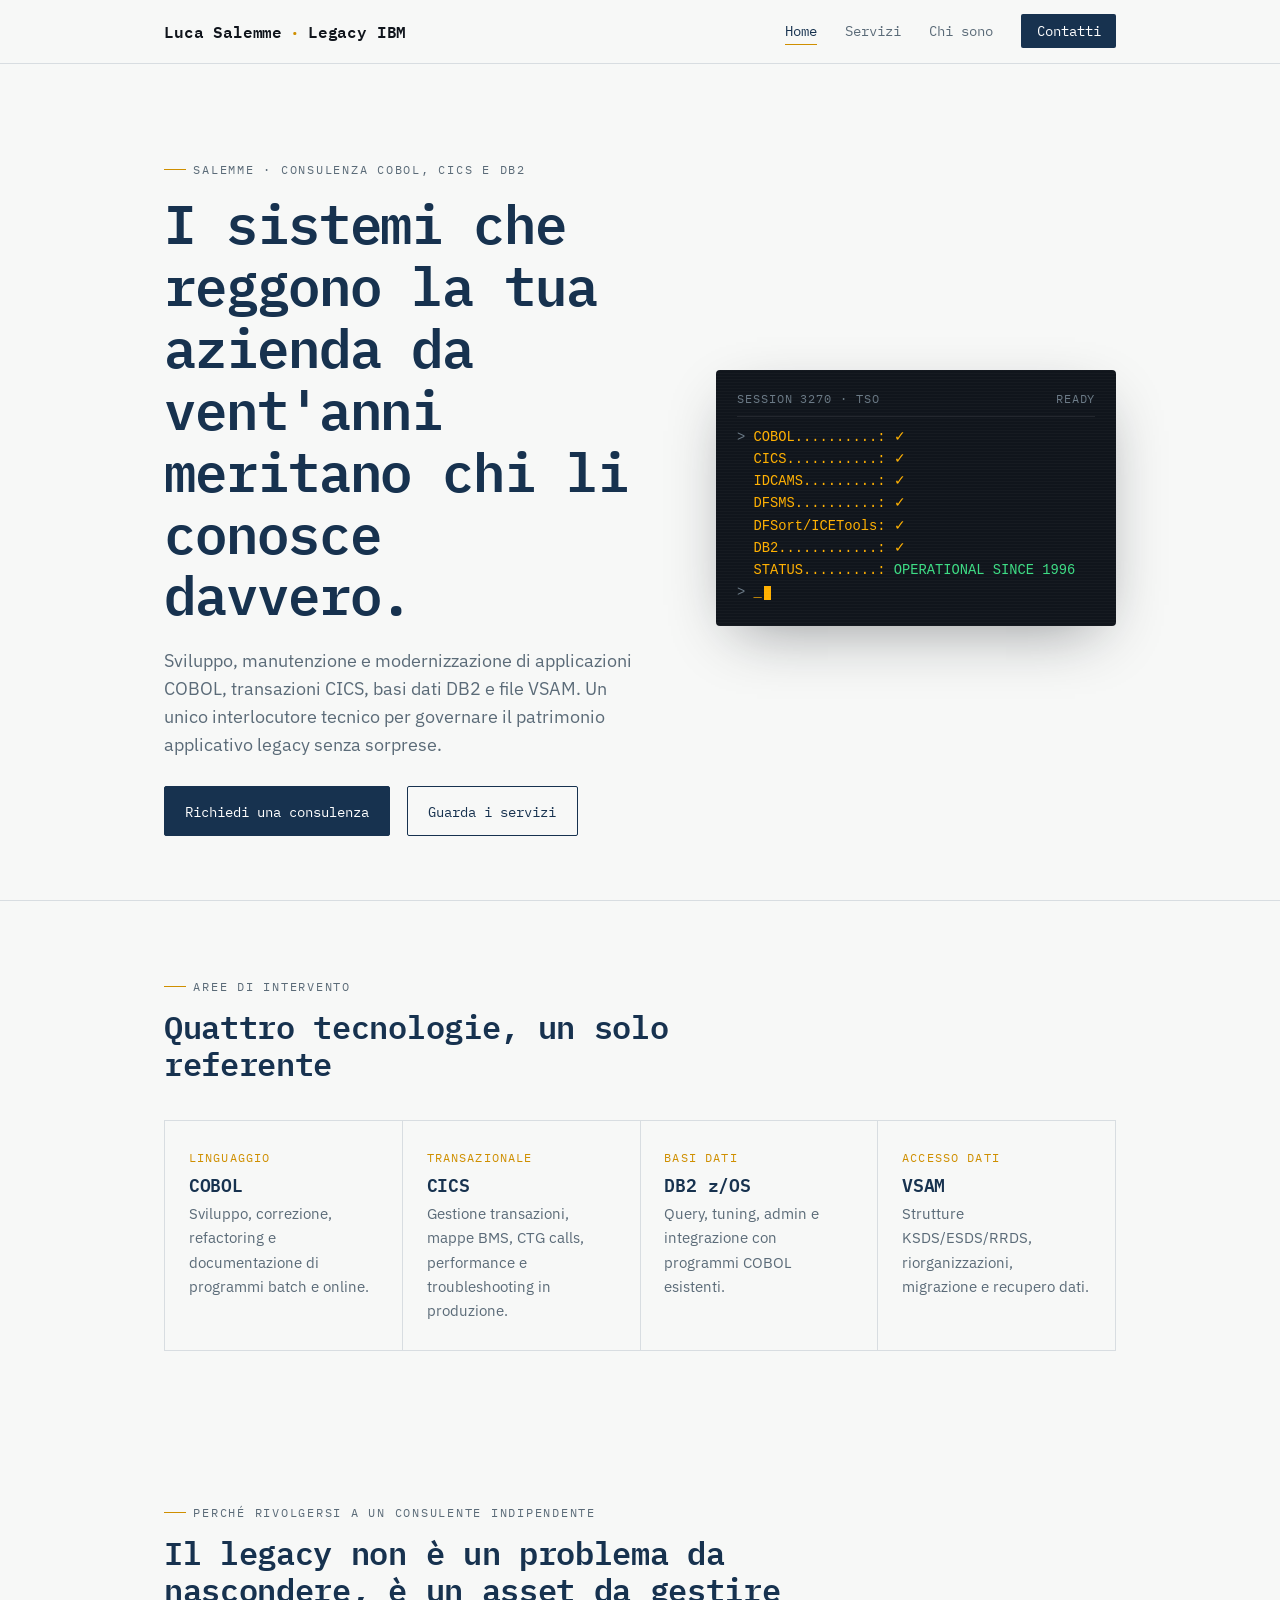
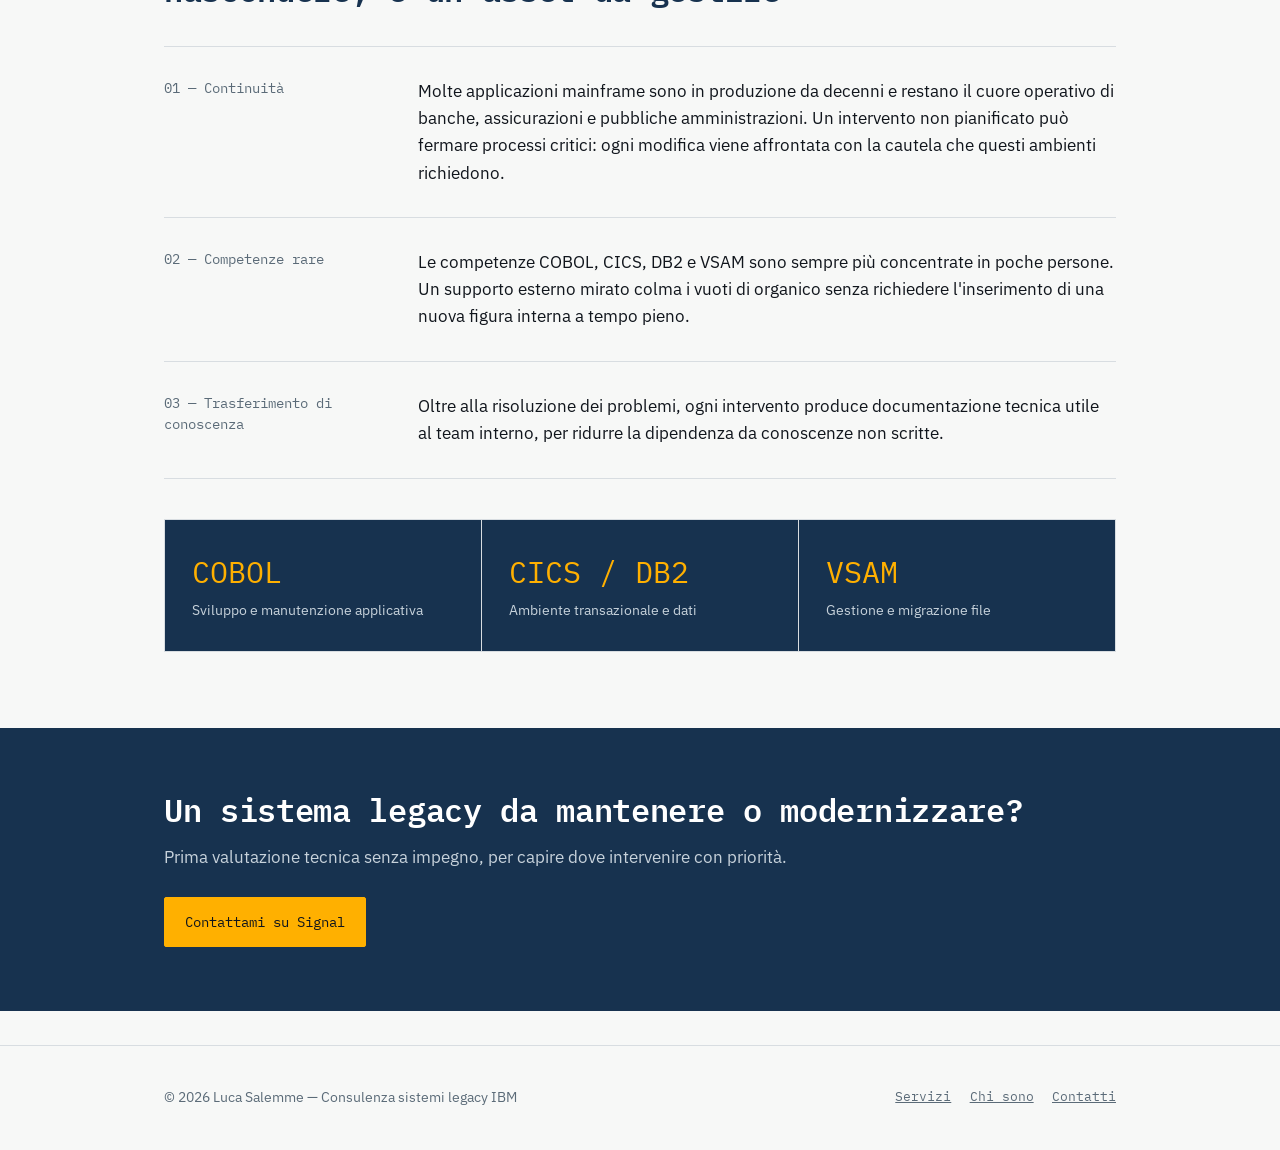
<file: index.html>
<!doctype html>
<html lang="it">
<head>
<meta charset="UTF-8">
<meta name="viewport" content="width=device-width, initial-scale=1">
<title>Consulenza COBOL, CICS, DB2, VSAM | Luca Salemme — Sistemi Legacy IBM</title>
<meta name="description" content="Consulenza specializzata su sistemi mainframe IBM: sviluppo e manutenzione COBOL, transazioni CICS, basi dati DB2 z/OS, gestione file VSAM. Supporto per aziende con applicazioni legacy critiche.">
<meta name="keywords" content="Salemme, COBOL, CICS, DB2, Luca Salemme, consulenza COBOL, programmatore COBOL, assistenza CICS, consulente DB2 z/OS, gestione VSAM, mainframe IBM, modernizzazione legacy, z/OS">
<meta name="robots" content="index, follow">
<link rel="canonical" href="https://tuodominio.it/">
<meta name="author" content="Luca Salemme">

<!-- Open Graph -->
<meta property="og:type" content="website">
<meta property="og:site_name" content="Luca Salemme — Consulenza Legacy IBM">
<meta property="og:title" content="Salemme | Consulenza COBOL, CICS e DB2 — Sistemi Legacy IBM">
<meta property="og:description" content="Luca Salemme: sviluppo, manutenzione e modernizzazione di applicazioni mainframe IBM in COBOL, CICS e DB2.">
<meta property="og:url" content="https://tuodominio.it/">
<meta property="og:locale" content="it_IT">

<!-- Twitter -->
<meta name="twitter:card" content="summary">
<meta name="twitter:title" content="Salemme | Consulenza COBOL, CICS e DB2">
<meta name="twitter:description" content="Luca Salemme, consulente specializzato in COBOL, CICS e DB2 su sistemi mainframe IBM.">

<link rel="preconnect" href="https://fonts.googleapis.com">
<link rel="preconnect" href="https://fonts.gstatic.com" crossorigin>
<link href="https://fonts.googleapis.com/css2?family=IBM+Plex+Mono:wght@400;500;600&family=IBM+Plex+Sans:wght@400;500;600&display=swap" rel="stylesheet">
<link rel="stylesheet" href="css/style.css">
<link rel="icon" href="data:image/svg+xml,%3Csvg xmlns='http://www.w3.org/2000/svg' viewBox='0 0 32 32'%3E%3Crect width='32' height='32' rx='4' fill='%2317324f'/%3E%3Ctext x='16' y='22' font-family='monospace' font-size='16' fill='%23ffb000' text-anchor='middle'%3ELS%3C/text%3E%3C/svg%3E">

<script type="application/ld+json">
{
  "@context": "https://schema.org",
  "@type": "ProfessionalService",
  "name": "Luca Salemme — Consulenza Legacy IBM",
  "description": "Consulenza specializzata in sistemi mainframe IBM: COBOL, CICS, DB2, VSAM.",
  "url": "https://tuodominio.it/",
  "areaServed": "IT",
  "founder": {
    "@type": "Person",
    "name": "Luca Salemme",
	"givenName": "Luca",
    "familyName": "Salemme",
    "alternateName": "Salemme",
    "jobTitle": "Consulente sistemi legacy IBM"
  },
  "knowsAbout": ["COBOL", "CICS", "DB2", "VSAM", "z/OS", "Mainframe IBM", "Modernizzazione legacy"]
}
</script>
</head>
<body>
<a class="skip-link" href="#main">Vai al contenuto</a>

<header class="site-header">
  <div class="nav">
    <a class="brand" href="index.html">Luca Salemme <span class="dot">·</span> Legacy IBM</a>
    <button class="nav-toggle" aria-expanded="false" aria-label="Apri il menu">Menu</button>
    <ul class="nav-links">
      <li><a href="index.html" aria-current="page">Home</a></li>
      <li><a href="servizi.html">Servizi</a></li>
      <li><a href="chi-sono.html">Chi sono</a></li>
      <li><a href="contatti.html" class="nav-cta">Contatti</a></li>
    </ul>
  </div>
</header>

<main id="main">

  <section class="hero">
    <div class="container hero-grid">
      <div>
        <p class="eyebrow">Salemme · Consulenza COBOL, CICS e DB2</p>
        <h1>I sistemi che reggono la tua azienda da vent'anni meritano chi li conosce davvero.</h1>
        <p class="lede">Sviluppo, manutenzione e modernizzazione di applicazioni COBOL, transazioni CICS, basi dati DB2 e file VSAM. Un unico interlocutore tecnico per governare il patrimonio applicativo legacy senza sorprese.</p>
        <div class="hero-actions">
          <a class="btn btn-primary" href="contatti.html">Richiedi una consulenza</a>
          <a class="btn btn-ghost" href="servizi.html">Guarda i servizi</a>
        </div>
      </div>

      <div class="terminal" role="img" aria-label="Schermata terminale che simula un'analisi di un programma COBOL in produzione">
        <div class="terminal-bar"><span>SESSION 3270 · TSO</span><span>READY</span></div>
        <pre><span class="dim">></span> COBOL..........: ✓
  CICS...........: ✓
  IDCAMS.........: ✓
  DFSMS..........: ✓
  DFSort/ICETools: ✓
  DB2............: ✓
  STATUS.........: <span class="ok">OPERATIONAL SINCE 1996</span>
<span class="dim">></span> _<span class="cursor"></span></pre>
      </div>
    </div>
  </section>

  <hr class="section-divider">

  <section>
    <div class="container">
      <div class="section-head">
        <p class="eyebrow">Aree di intervento</p>
        <h2>Quattro tecnologie, un solo referente</h2>
      </div>
      <div class="grid-4">
        <div class="tech-card">
          <span class="tag">Linguaggio</span>
          <h3>COBOL</h3>
          <p>Sviluppo, correzione, refactoring e documentazione di programmi batch e online.</p>
        </div>
        <div class="tech-card">
          <span class="tag">Transazionale</span>
          <h3>CICS</h3>
          <p>Gestione transazioni, mappe BMS, CTG calls, performance e troubleshooting in produzione.</p>
        </div>
        <div class="tech-card">
          <span class="tag">Basi dati</span>
          <h3>DB2 z/OS</h3>
          <p>Query, tuning, admin e integrazione con programmi COBOL esistenti.</p>
        </div>
        <div class="tech-card">
          <span class="tag">Accesso dati</span>
          <h3>VSAM</h3>
          <p>Strutture KSDS/ESDS/RRDS, riorganizzazioni, migrazione e recupero dati.</p>
        </div>
      </div>
    </div>
  </section>

  <section>
    <div class="container">
      <div class="section-head">
        <p class="eyebrow">Perché rivolgersi a un consulente indipendente</p>
        <h2>Il legacy non è un problema da nascondere, è un asset da gestire</h2>
      </div>
      <div class="rows">
        <div class="row">
          <div class="label">01 — Continuità</div>
          <div class="content">
            <p>Molte applicazioni mainframe sono in produzione da decenni e restano il cuore operativo di banche, assicurazioni e pubbliche amministrazioni. Un intervento non pianificato può fermare processi critici: ogni modifica viene affrontata con la cautela che questi ambienti richiedono.</p>
          </div>
        </div>
        <div class="row">
          <div class="label">02 — Competenze rare</div>
          <div class="content">
            <p>Le competenze COBOL, CICS, DB2 e VSAM sono sempre più concentrate in poche persone. Un supporto esterno mirato colma i vuoti di organico senza richiedere l'inserimento di una nuova figura interna a tempo pieno.</p>
          </div>
        </div>
        <div class="row">
          <div class="label">03 — Trasferimento di conoscenza</div>
          <div class="content">
            <p>Oltre alla risoluzione dei problemi, ogni intervento produce documentazione tecnica utile al team interno, per ridurre la dipendenza da conoscenze non scritte.</p>
          </div>
        </div>
      </div>

      <div class="stat-strip">
        <div class="stat"><span class="num">COBOL</span><span class="lbl">Sviluppo e manutenzione applicativa</span></div>
        <div class="stat"><span class="num">CICS / DB2</span><span class="lbl">Ambiente transazionale e dati</span></div>
        <div class="stat"><span class="num">VSAM</span><span class="lbl">Gestione e migrazione file</span></div>
      </div>
    </div>
  </section>

  <section class="band">
    <div class="container" style="display:flex; justify-content:space-between; align-items:center; flex-wrap:wrap; gap:1.5em;">
      <div>
        <h2>Un sistema legacy da mantenere o modernizzare?</h2>
        <p style="margin-bottom:0;">Prima valutazione tecnica senza impegno, per capire dove intervenire con priorità.</p>
      </div>
      <a class="btn btn-primary" href="contatti.html">Contattami su Signal</a>
    </div>
  </section>

</main>

<footer class="site-footer">
  <div class="container footer-grid">
    <span>© <span id="year"></span> Luca Salemme — Consulenza sistemi legacy IBM</span>
    <nav>
      <a href="servizi.html">Servizi</a>
      <a href="chi-sono.html">Chi sono</a>
      <a href="contatti.html">Contatti</a>
    </nav>
  </div>
</footer>

<script>document.getElementById('year').textContent = new Date().getFullYear();</script>
<script src="js/main.js"></script>
</body>
</html>
</file>
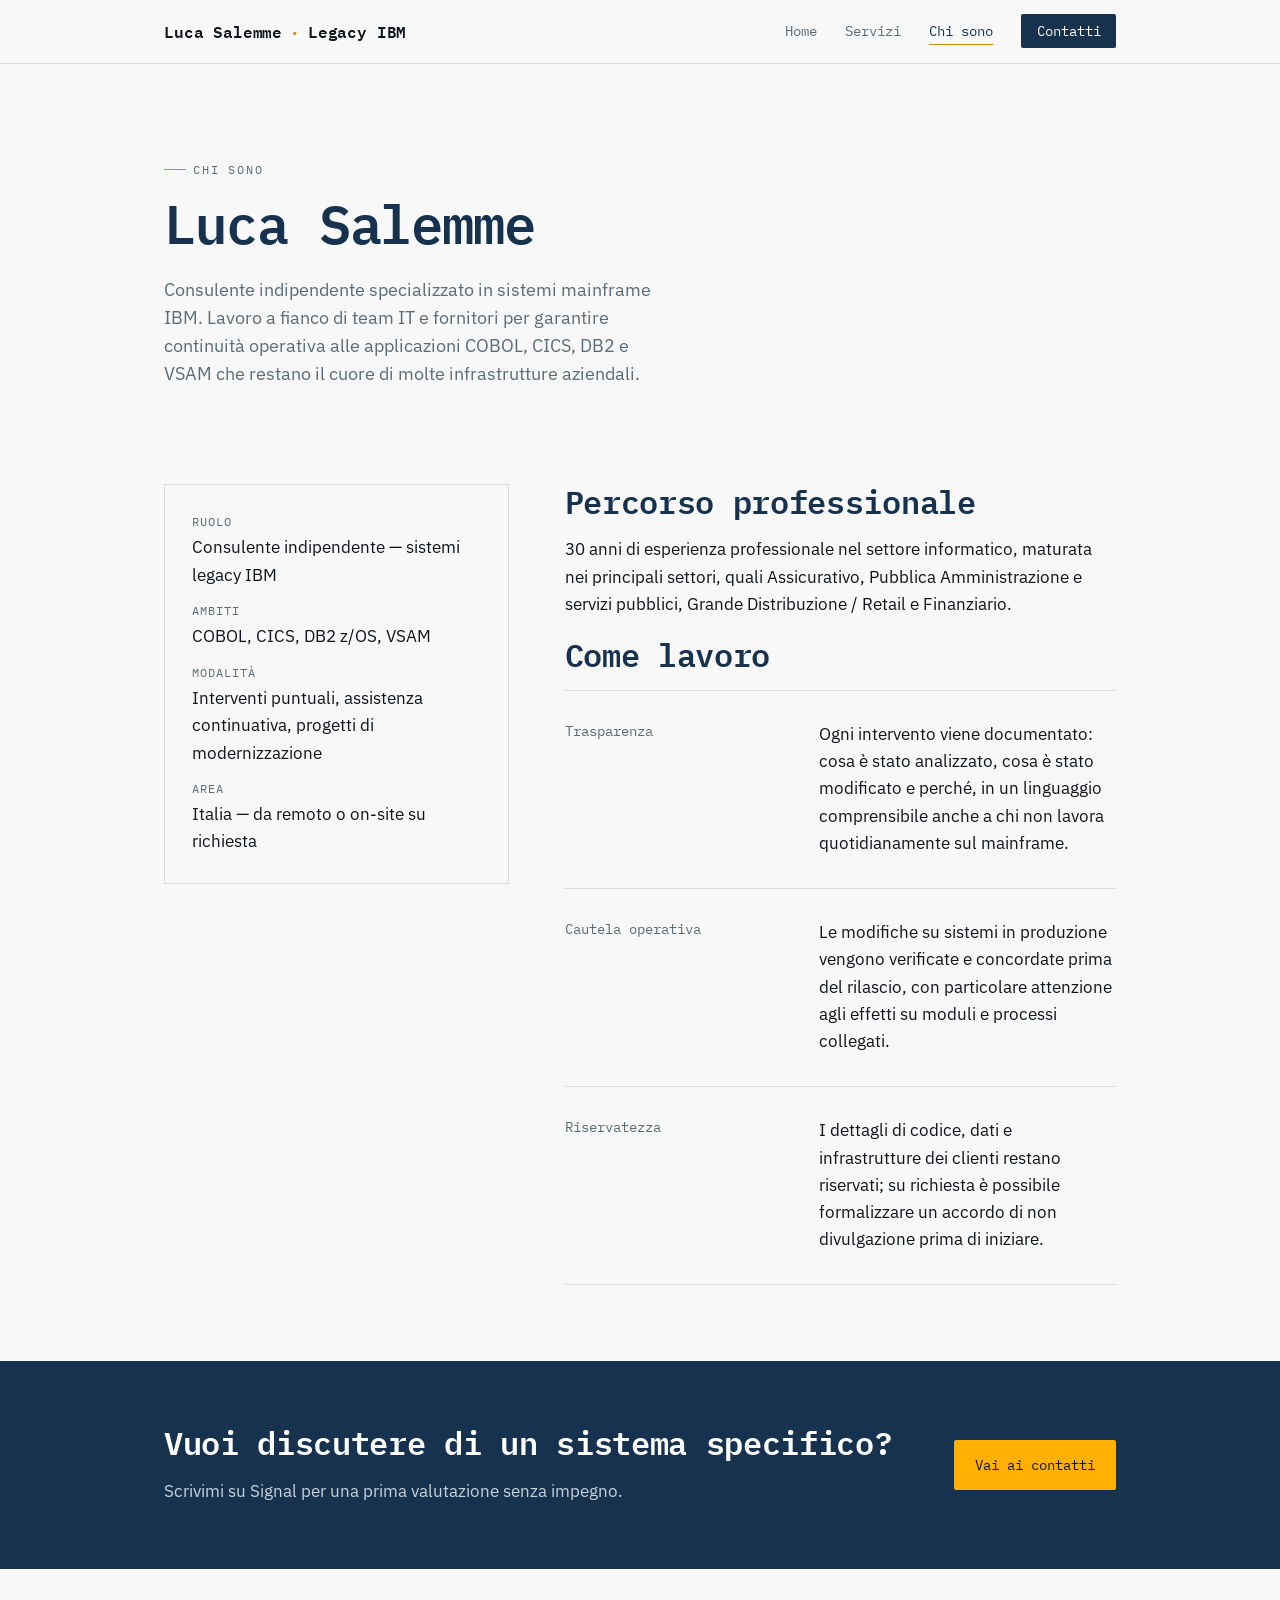
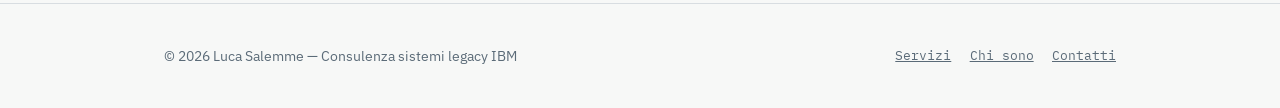
<file: chi-sono.html>
<!doctype html>
<html lang="it">
<head>
<meta charset="UTF-8">
<meta name="viewport" content="width=device-width, initial-scale=1">
<title>Chi sono | Luca Salemme — Consulente sistemi legacy IBM</title>
<meta name="description" content="Luca Salemme, consulente indipendente specializzato in sistemi mainframe IBM: COBOL, CICS, DB2, VSAM. Percorso professionale ed esperienza sul campo.">
<meta name="keywords" content="Salemme, Luca Salemme, COBOL, CICS, DB2, consulente COBOL, consulente mainframe IBM, programmatore COBOL freelance">
<meta name="robots" content="index, follow">
<link rel="canonical" href="https://tuodominio.it/chi-sono.html">
<meta property="og:type" content="profile">
<meta property="og:title" content="Chi sono | Luca Salemme">
<meta property="og:description" content="Consulente indipendente specializzato in sistemi mainframe IBM: COBOL, CICS, DB2, VSAM.">
<meta property="og:url" content="https://tuodominio.it/chi-sono.html">
<meta property="og:locale" content="it_IT">

<link rel="preconnect" href="https://fonts.googleapis.com">
<link rel="preconnect" href="https://fonts.gstatic.com" crossorigin>
<link href="https://fonts.googleapis.com/css2?family=IBM+Plex+Mono:wght@400;500;600&family=IBM+Plex+Sans:wght@400;500;600&display=swap" rel="stylesheet">
<link rel="stylesheet" href="css/style.css">
<link rel="icon" href="data:image/svg+xml,%3Csvg xmlns='http://www.w3.org/2000/svg' viewBox='0 0 32 32'%3E%3Crect width='32' height='32' rx='4' fill='%2317324f'/%3E%3Ctext x='16' y='22' font-family='monospace' font-size='16' fill='%23ffb000' text-anchor='middle'%3ELS%3C/text%3E%3C/svg%3E">

<script type="application/ld+json">
{
  "@context": "https://schema.org",
  "@type": "Person",
  "name": "Luca Salemme",
  "givenName": "Luca",
  "familyName": "Salemme",
  "alternateName": "Salemme",
  "jobTitle": "Consulente sistemi legacy IBM",
  "url": "https://tuodominio.it/chi-sono.html",
  "knowsAbout": ["COBOL", "CICS", "DB2", "VSAM", "z/OS"]
}
</script>
</head>
<body>
<a class="skip-link" href="#main">Vai al contenuto</a>

<header class="site-header">
  <div class="nav">
    <a class="brand" href="index.html">Luca Salemme <span class="dot">·</span> Legacy IBM</a>
    <button class="nav-toggle" aria-expanded="false" aria-label="Apri il menu">Menu</button>
    <ul class="nav-links">
      <li><a href="index.html">Home</a></li>
      <li><a href="servizi.html">Servizi</a></li>
      <li><a href="chi-sono.html" aria-current="page">Chi sono</a></li>
      <li><a href="contatti.html" class="nav-cta">Contatti</a></li>
    </ul>
  </div>
</header>

<main id="main">

  <section class="hero" style="padding-bottom:0;">
    <div class="container">
      <p class="eyebrow">Chi sono</p>
      <h1>Luca Salemme</h1>
      <p class="lede">Consulente indipendente specializzato in sistemi mainframe IBM. Lavoro a fianco di team IT e fornitori per garantire continuità operativa alle applicazioni COBOL, CICS, DB2 e VSAM che restano il cuore di molte infrastrutture aziendali.</p>
    </div>
  </section>

  <section>
    <div class="container bio-layout">

      <aside class="bio-card">
        <dl>
          <dt>Ruolo</dt>
          <dd>Consulente indipendente — sistemi legacy IBM</dd>

          <dt>Ambiti</dt>
          <dd>COBOL, CICS, DB2 z/OS, VSAM</dd>

          <dt>Modalità</dt>
          <dd>Interventi puntuali, assistenza continuativa, progetti di modernizzazione</dd>

          <dt>Area</dt>
          <dd>Italia — da remoto o on-site su richiesta</dd>
        </dl>
      </aside>

      <div>
        <h2 class="mt-0">Percorso professionale</h2>
        <p>30 anni di esperienza professionale nel settore informatico, maturata nei principali settori, quali Assicurativo, Pubblica Amministrazione e servizi pubblici, Grande Distribuzione / Retail e Finanziario.</p>


        <h2>Come lavoro</h2>
        <div class="rows">
          <div class="row">
            <div class="label">Trasparenza</div>
            <div class="content"><p>Ogni intervento viene documentato: cosa è stato analizzato, cosa è stato modificato e perché, in un linguaggio comprensibile anche a chi non lavora quotidianamente sul mainframe.</p></div>
          </div>
          <div class="row">
            <div class="label">Cautela operativa</div>
            <div class="content"><p>Le modifiche su sistemi in produzione vengono verificate e concordate prima del rilascio, con particolare attenzione agli effetti su moduli e processi collegati.</p></div>
          </div>
          <div class="row">
            <div class="label">Riservatezza</div>
            <div class="content"><p>I dettagli di codice, dati e infrastrutture dei clienti restano riservati; su richiesta è possibile formalizzare un accordo di non divulgazione prima di iniziare.</p></div>
          </div>
        </div>
      </div>

    </div>
  </section>

  <section class="band">
    <div class="container" style="display:flex; justify-content:space-between; align-items:center; flex-wrap:wrap; gap:1.5em;">
      <div>
        <h2>Vuoi discutere di un sistema specifico?</h2>
        <p style="margin-bottom:0;">Scrivimi su Signal per una prima valutazione senza impegno.</p>
      </div>
      <a class="btn btn-primary" href="contatti.html">Vai ai contatti</a>
    </div>
  </section>

</main>

<footer class="site-footer">
  <div class="container footer-grid">
    <span>© <span id="year"></span> Luca Salemme — Consulenza sistemi legacy IBM</span>
    <nav>
      <a href="servizi.html">Servizi</a>
      <a href="chi-sono.html">Chi sono</a>
      <a href="contatti.html">Contatti</a>
    </nav>
  </div>
</footer>

<script>document.getElementById('year').textContent = new Date().getFullYear();</script>
<script src="js/main.js"></script>
</body>
</html>
</file>
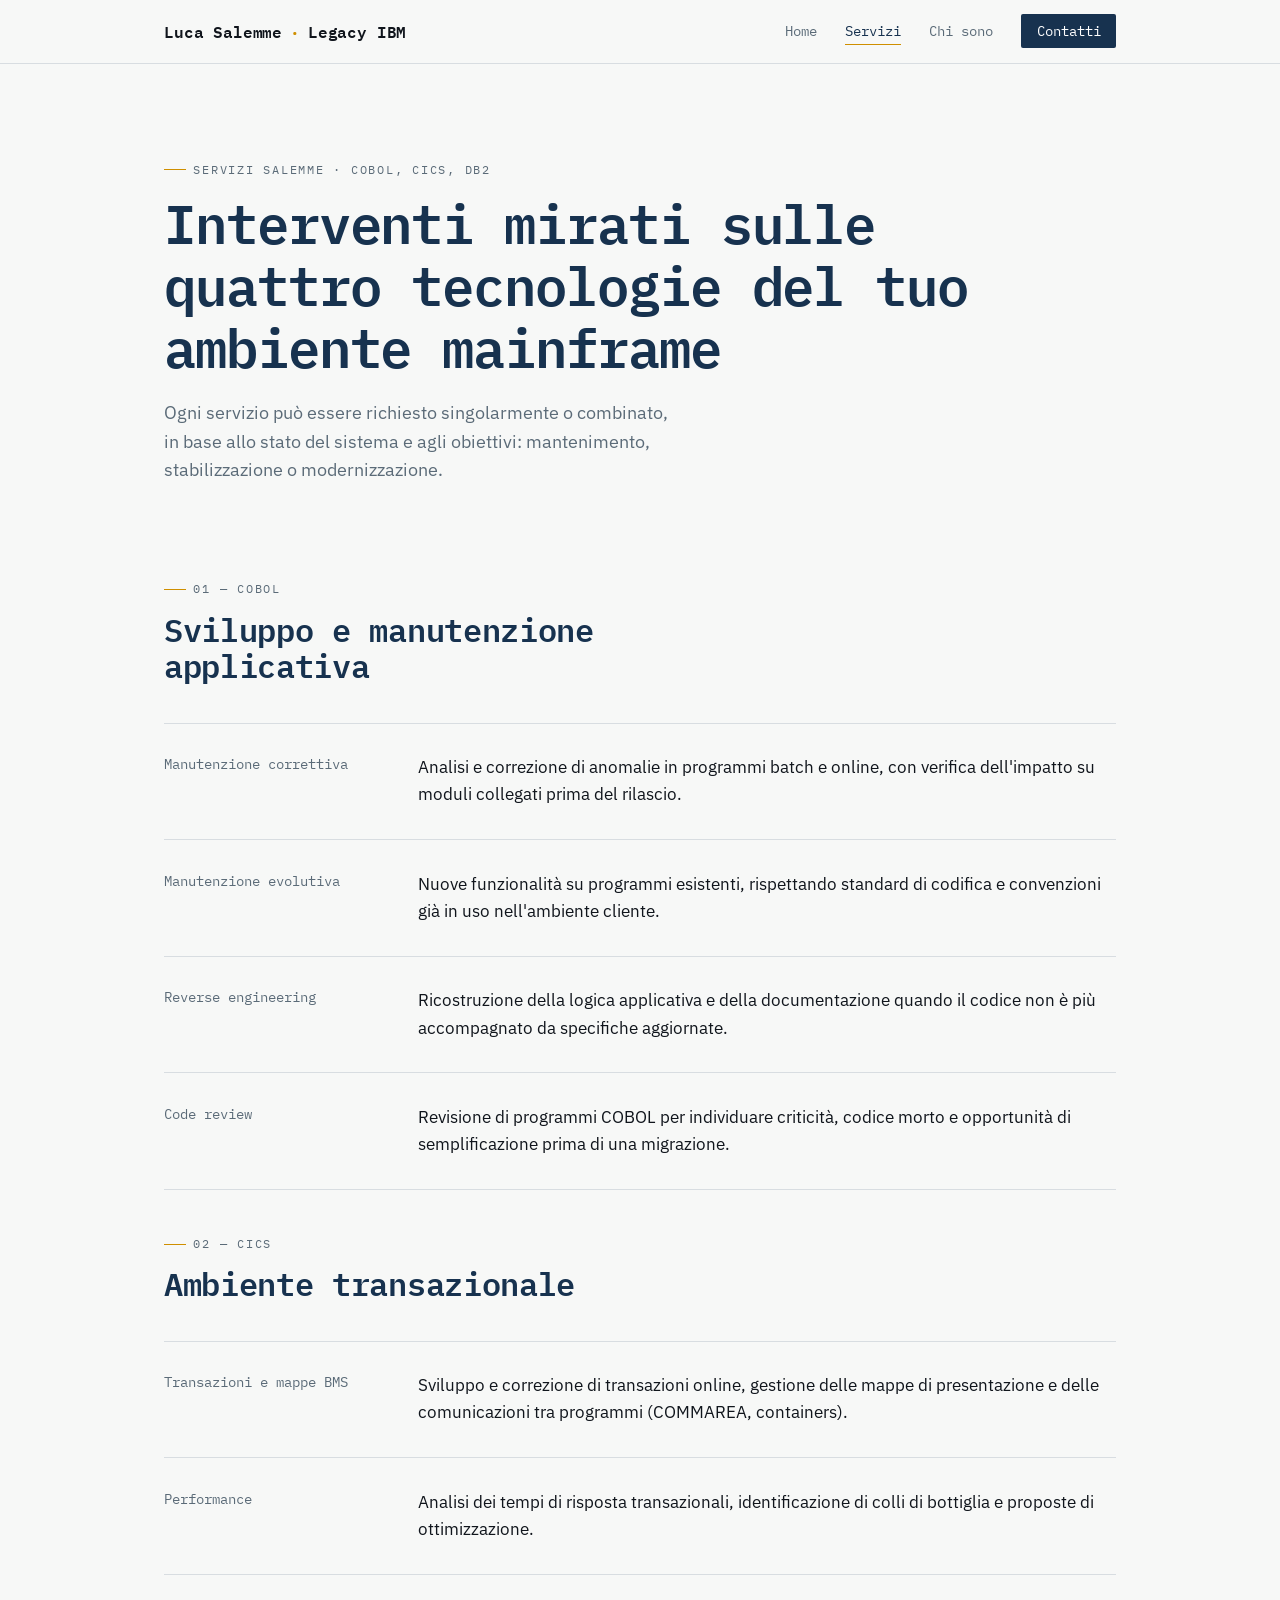
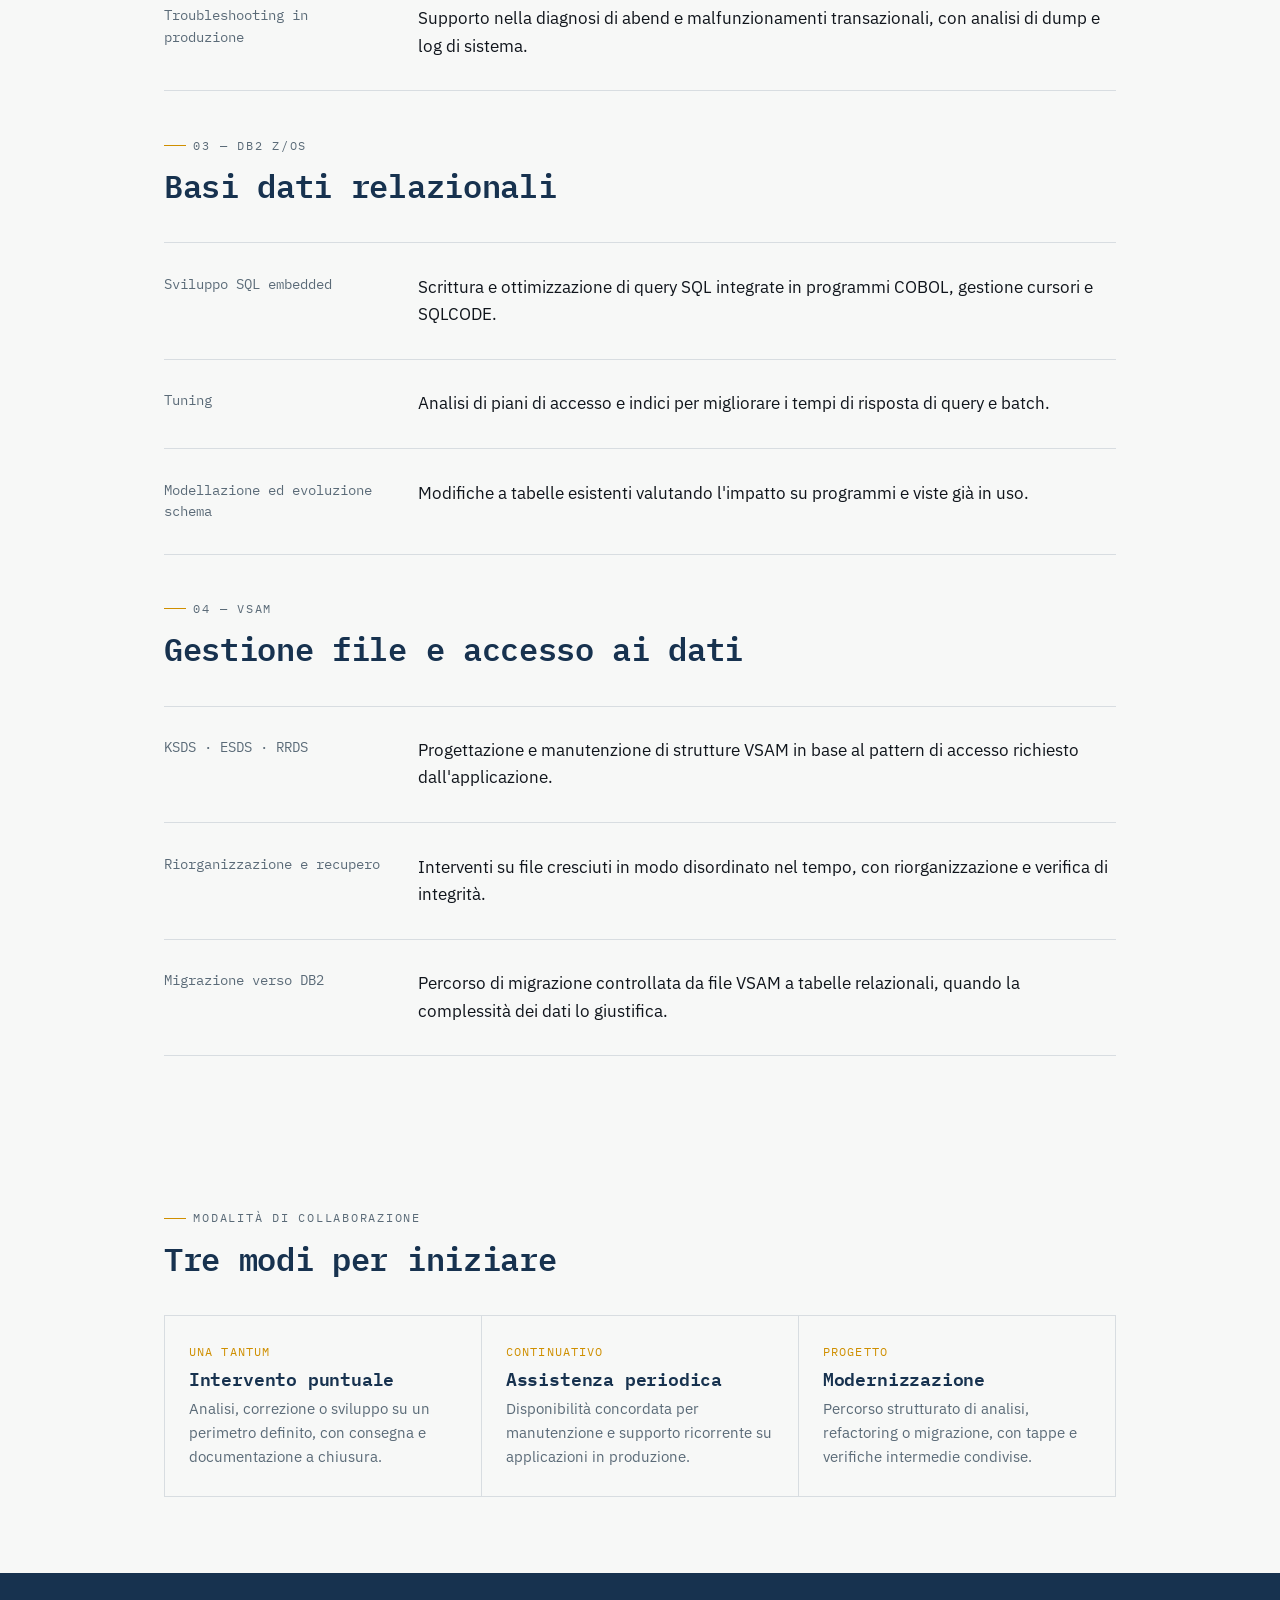
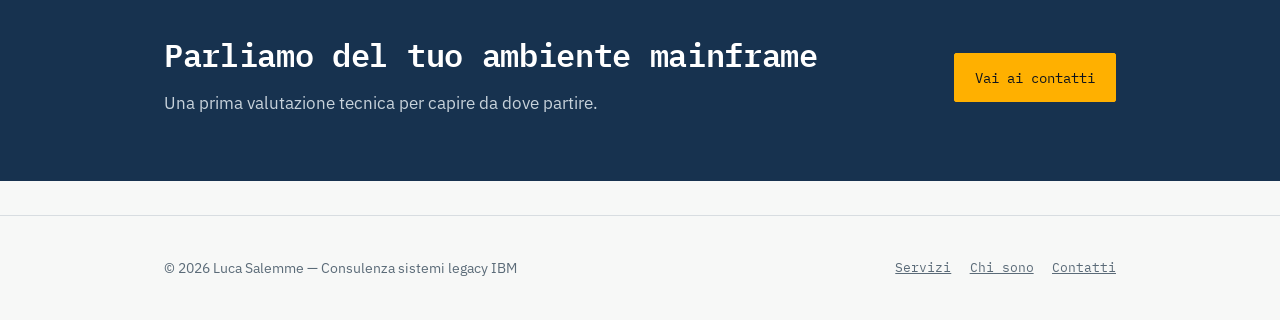
<file: servizi.html>
<!doctype html>
<html lang="it">
<head>
<meta charset="UTF-8">
<meta name="viewport" content="width=device-width, initial-scale=1">
<title>Salemme | Servizi COBOL, CICS e DB2 — Consulenza Legacy IBM</title>
<meta name="description" content="Servizi di consulenza mainframe IBM: sviluppo e manutenzione COBOL, gestione transazioni CICS, amministrazione DB2 z/OS, gestione file VSAM, modernizzazione e formazione.">
<meta name="keywords" content="sviluppo COBOL, manutenzione COBOL, assistenza CICS, transazioni CICS, DB2 z/OS, tuning DB2, gestione file VSAM, migrazione VSAM, modernizzazione mainframe, knowledge transfer COBOL">
<meta name="robots" content="index, follow">
<link rel="canonical" href="https://tuodominio.it/servizi.html">
<meta property="og:type" content="website">
<meta property="og:title" content="Servizi: COBOL, CICS, DB2, VSAM | Luca Salemme">
<meta property="og:description" content="Sviluppo, assistenza e modernizzazione di applicazioni mainframe IBM.">
<meta property="og:url" content="https://tuodominio.it/servizi.html">
<meta property="og:locale" content="it_IT">

<link rel="preconnect" href="https://fonts.googleapis.com">
<link rel="preconnect" href="https://fonts.gstatic.com" crossorigin>
<link href="https://fonts.googleapis.com/css2?family=IBM+Plex+Mono:wght@400;500;600&family=IBM+Plex+Sans:wght@400;500;600&display=swap" rel="stylesheet">
<link rel="stylesheet" href="css/style.css">
<link rel="icon" href="data:image/svg+xml,%3Csvg xmlns='http://www.w3.org/2000/svg' viewBox='0 0 32 32'%3E%3Crect width='32' height='32' rx='4' fill='%2317324f'/%3E%3Ctext x='16' y='22' font-family='monospace' font-size='16' fill='%23ffb000' text-anchor='middle'%3ELS%3C/text%3E%3C/svg%3E">

<script type="application/ld+json">
{
  "@context": "https://schema.org",
  "@type": "Service",
  "serviceType": "Consulenza sistemi mainframe IBM (COBOL, CICS, DB2, VSAM)",
  "provider": { "@type": "Person", "name": "Luca Salemme", "familyName": "Salemme", "alternateName": "Salemme" },
  "areaServed": "IT",
  "url": "https://tuodominio.it/servizi.html"
}
</script>
</head>
<body>
<a class="skip-link" href="#main">Vai al contenuto</a>

<header class="site-header">
  <div class="nav">
    <a class="brand" href="index.html">Luca Salemme <span class="dot">·</span> Legacy IBM</a>
    <button class="nav-toggle" aria-expanded="false" aria-label="Apri il menu">Menu</button>
    <ul class="nav-links">
      <li><a href="index.html">Home</a></li>
      <li><a href="servizi.html" aria-current="page">Servizi</a></li>
      <li><a href="chi-sono.html">Chi sono</a></li>
      <li><a href="contatti.html" class="nav-cta">Contatti</a></li>
    </ul>
  </div>
</header>

<main id="main">

  <section class="hero" style="padding-bottom:0;">
    <div class="container">
      <p class="eyebrow">Servizi Salemme · COBOL, CICS, DB2</p>
      <h1>Interventi mirati sulle quattro tecnologie del tuo ambiente mainframe</h1>
      <p class="lede">Ogni servizio può essere richiesto singolarmente o combinato, in base allo stato del sistema e agli obiettivi: mantenimento, stabilizzazione o modernizzazione.</p>
    </div>
  </section>

  <section>
    <div class="container">

      <div class="section-head">
        <p class="eyebrow">01 — COBOL</p>
        <h2>Sviluppo e manutenzione applicativa</h2>
      </div>
      <div class="rows">
        <div class="row">
          <div class="label">Manutenzione correttiva</div>
          <div class="content"><p>Analisi e correzione di anomalie in programmi batch e online, con verifica dell'impatto su moduli collegati prima del rilascio.</p></div>
        </div>
        <div class="row">
          <div class="label">Manutenzione evolutiva</div>
          <div class="content"><p>Nuove funzionalità su programmi esistenti, rispettando standard di codifica e convenzioni già in uso nell'ambiente cliente.</p></div>
        </div>
        <div class="row">
          <div class="label">Reverse engineering</div>
          <div class="content"><p>Ricostruzione della logica applicativa e della documentazione quando il codice non è più accompagnato da specifiche aggiornate.</p></div>
        </div>
        <div class="row">
          <div class="label">Code review</div>
          <div class="content"><p>Revisione di programmi COBOL per individuare criticità, codice morto e opportunità di semplificazione prima di una migrazione.</p></div>
        </div>
      </div>

      <div class="section-head" style="margin-top:2.6em;">
        <p class="eyebrow">02 — CICS</p>
        <h2>Ambiente transazionale</h2>
      </div>
      <div class="rows">
        <div class="row">
          <div class="label">Transazioni e mappe BMS</div>
          <div class="content"><p>Sviluppo e correzione di transazioni online, gestione delle mappe di presentazione e delle comunicazioni tra programmi (COMMAREA, containers).</p></div>
        </div>
        <div class="row">
          <div class="label">Performance</div>
          <div class="content"><p>Analisi dei tempi di risposta transazionali, identificazione di colli di bottiglia e proposte di ottimizzazione.</p></div>
        </div>
        <div class="row">
          <div class="label">Troubleshooting in produzione</div>
          <div class="content"><p>Supporto nella diagnosi di abend e malfunzionamenti transazionali, con analisi di dump e log di sistema.</p></div>
        </div>
      </div>

      <div class="section-head" style="margin-top:2.6em;">
        <p class="eyebrow">03 — DB2 z/OS</p>
        <h2>Basi dati relazionali</h2>
      </div>
      <div class="rows">
        <div class="row">
          <div class="label">Sviluppo SQL embedded</div>
          <div class="content"><p>Scrittura e ottimizzazione di query SQL integrate in programmi COBOL, gestione cursori e SQLCODE.</p></div>
        </div>
        <div class="row">
          <div class="label">Tuning</div>
          <div class="content"><p>Analisi di piani di accesso e indici per migliorare i tempi di risposta di query e batch.</p></div>
        </div>
        <div class="row">
          <div class="label">Modellazione ed evoluzione schema</div>
          <div class="content"><p>Modifiche a tabelle esistenti valutando l'impatto su programmi e viste già in uso.</p></div>
        </div>
      </div>

      <div class="section-head" style="margin-top:2.6em;">
        <p class="eyebrow">04 — VSAM</p>
        <h2>Gestione file e accesso ai dati</h2>
      </div>
      <div class="rows">
        <div class="row">
          <div class="label">KSDS · ESDS · RRDS</div>
          <div class="content"><p>Progettazione e manutenzione di strutture VSAM in base al pattern di accesso richiesto dall'applicazione.</p></div>
        </div>
        <div class="row">
          <div class="label">Riorganizzazione e recupero</div>
          <div class="content"><p>Interventi su file cresciuti in modo disordinato nel tempo, con riorganizzazione e verifica di integrità.</p></div>
        </div>
        <div class="row">
          <div class="label">Migrazione verso DB2</div>
          <div class="content"><p>Percorso di migrazione controllata da file VSAM a tabelle relazionali, quando la complessità dei dati lo giustifica.</p></div>
        </div>
      </div>

    </div>
  </section>

  <section>
    <div class="container">
      <div class="section-head">
        <p class="eyebrow">Modalità di collaborazione</p>
        <h2>Tre modi per iniziare</h2>
      </div>
      <div class="grid-4" style="grid-template-columns:repeat(3,1fr);">
        <div class="tech-card">
          <span class="tag">Una tantum</span>
          <h3>Intervento puntuale</h3>
          <p>Analisi, correzione o sviluppo su un perimetro definito, con consegna e documentazione a chiusura.</p>
        </div>
        <div class="tech-card">
          <span class="tag">Continuativo</span>
          <h3>Assistenza periodica</h3>
          <p>Disponibilità concordata per manutenzione e supporto ricorrente su applicazioni in produzione.</p>
        </div>
        <div class="tech-card">
          <span class="tag">Progetto</span>
          <h3>Modernizzazione</h3>
          <p>Percorso strutturato di analisi, refactoring o migrazione, con tappe e verifiche intermedie condivise.</p>
        </div>
      </div>
    </div>
  </section>

  <section class="band">
    <div class="container" style="display:flex; justify-content:space-between; align-items:center; flex-wrap:wrap; gap:1.5em;">
      <div>
        <h2>Parliamo del tuo ambiente mainframe</h2>
        <p style="margin-bottom:0;">Una prima valutazione tecnica per capire da dove partire.</p>
      </div>
      <a class="btn btn-primary" href="contatti.html">Vai ai contatti</a>
    </div>
  </section>

</main>

<footer class="site-footer">
  <div class="container footer-grid">
    <span>© <span id="year"></span> Luca Salemme — Consulenza sistemi legacy IBM</span>
    <nav>
      <a href="servizi.html">Servizi</a>
      <a href="chi-sono.html">Chi sono</a>
      <a href="contatti.html">Contatti</a>
    </nav>
  </div>
</footer>

<script>document.getElementById('year').textContent = new Date().getFullYear();</script>
<script src="js/main.js"></script>
</body>
</html>
</file>
<file: css/style.css>
/* ==========================================================================
   Luca Salemme — Consulenza Legacy IBM (COBOL / CICS / DB2 / VSAM)
   Design tokens
   ========================================================================== */
:root{
  --ink:        #10151c;
  --paper:      #f7f8f7;
  --paper-dim:  #eef0f1;
  --navy:       #17324f;
  --navy-light: #2a4a70;
  --steel:      #5b6b78;
  --steel-light:#e2e6e9;
  --line:       #d8dde1;
  --amber:      #ffb000;
  --amber-dim:  #cf8f00;
  --green:      #3ddc84;

  --font-mono: 'IBM Plex Mono', ui-monospace, SFMono-Regular, Menlo, monospace;
  --font-sans: 'IBM Plex Sans', -apple-system, BlinkMacSystemFont, 'Segoe UI', sans-serif;

  --maxw: 1080px;
  --gutter: clamp(20px, 5vw, 64px);
}

*,*::before,*::after{ box-sizing:border-box; }
html{ scroll-behavior:smooth; }

body{
  margin:0;
  background:var(--paper);
  color:var(--ink);
  font-family:var(--font-sans);
  font-size:17px;
  line-height:1.6;
  -webkit-font-smoothing:antialiased;
}

h1,h2,h3,h4{
  font-family:var(--font-mono);
  font-weight:600;
  letter-spacing:-0.01em;
  line-height:1.15;
  margin:0 0 .5em;
  color:var(--navy);
}
h1{ font-size:clamp(2.1rem, 4.2vw, 3.4rem); letter-spacing:-0.02em; }
h2{ font-size:clamp(1.5rem, 2.6vw, 2rem); }
h3{ font-size:1.15rem; }

p{ margin:0 0 1.1em; color:var(--ink); }
a{ color:var(--navy); }
strong{ color:var(--navy); }

.eyebrow{
  font-family:var(--font-mono);
  font-size:.78rem;
  letter-spacing:.14em;
  text-transform:uppercase;
  color:var(--steel);
  display:flex;
  align-items:center;
  gap:.6em;
  margin-bottom:1em;
}
.eyebrow::before{
  content:"";
  width:22px;
  height:1px;
  background:var(--amber-dim);
  display:inline-block;
}

.container{
  max-width:var(--maxw);
  margin:0 auto;
  padding-left:var(--gutter);
  padding-right:var(--gutter);
}

/* ---------- Skip link / focus ---------- */
.skip-link{
  position:absolute; left:-999px; top:0;
  background:var(--navy); color:#fff; padding:.6em 1em;
  z-index:200; font-family:var(--font-mono); font-size:.85rem;
}
.skip-link:focus{ left:var(--gutter); top:.6em; }
a:focus-visible, button:focus-visible, .qr-fallback-link:focus-visible{
  outline:2px solid var(--amber); outline-offset:3px;
}

@media (prefers-reduced-motion: reduce){
  *{ animation-duration:.01ms !important; animation-iteration-count:1 !important; transition-duration:.01ms !important; scroll-behavior:auto !important; }
}

/* ---------- Header / nav ---------- */
.site-header{
  position:sticky; top:0; z-index:100;
  background:rgba(247,248,247,.92);
  backdrop-filter:saturate(140%) blur(6px);
  border-bottom:1px solid var(--line);
}
.nav{
  display:flex; align-items:center; justify-content:space-between;
  padding:1.1em var(--gutter);
  max-width:var(--maxw); margin:0 auto;
}
.brand{
  font-family:var(--font-mono); font-weight:600; font-size:1rem;
  color:var(--ink); text-decoration:none; letter-spacing:-0.01em;
  display:flex; align-items:center; gap:.5em;
}
.brand .dot{ color:var(--amber-dim); }
.nav-links{
  display:flex; gap:2em; list-style:none; margin:0; padding:0;
  font-family:var(--font-mono); font-size:.88rem;
}
.nav-links a{
  text-decoration:none; color:var(--steel);
  padding:.3em 0; border-bottom:1px solid transparent;
}
.nav-links a:hover, .nav-links a[aria-current="page"]{
  color:var(--navy); border-bottom-color:var(--amber-dim);
}
.nav-cta{
  background:var(--navy); color:#fff !important; padding:.55em 1.1em !important;
  border-radius:2px; border-bottom:none !important;
}
.nav-cta:hover{ background:var(--navy-light); }
.nav-toggle{ display:none; }

@media (max-width: 720px){
  .nav-links{
    position:fixed; inset:64px 0 auto 0; background:var(--paper);
    flex-direction:column; padding:1.5em var(--gutter); gap:1.2em;
    border-bottom:1px solid var(--line);
    transform:translateY(-8px); opacity:0; pointer-events:none;
    transition:opacity .18s ease, transform .18s ease;
  }
  .nav-links.open{ transform:translateY(0); opacity:1; pointer-events:auto; }
  .nav-toggle{
    display:inline-flex; background:none; border:1px solid var(--line);
    border-radius:2px; padding:.5em .7em; font-family:var(--font-mono);
    color:var(--navy); cursor:pointer;
  }
}

/* ---------- Hero + terminal signature ---------- */
.hero{
  padding:clamp(48px, 8vw, 96px) 0 clamp(32px, 6vw, 64px);
}
.hero-grid{
  display:grid; grid-template-columns: 1.1fr .9fr; gap:clamp(28px, 5vw, 64px);
  align-items:center;
}
@media (max-width: 860px){ .hero-grid{ grid-template-columns:1fr; } }

.hero h1{ margin-bottom:.4em; }
.hero .lede{ font-size:1.1rem; color:var(--steel); max-width:46ch; }

.hero-actions{ display:flex; gap:1em; margin-top:1.6em; flex-wrap:wrap; }
.btn{
  font-family:var(--font-mono); font-size:.9rem; text-decoration:none;
  padding:.85em 1.4em; border-radius:2px; display:inline-block;
  border:1px solid var(--navy); transition:background .15s ease, color .15s ease;
}
.btn-primary{ background:var(--navy); color:#fff; }
.btn-primary:hover{ background:var(--navy-light); border-color:var(--navy-light); }
.btn-ghost{ background:transparent; color:var(--navy); }
.btn-ghost:hover{ background:var(--steel-light); }

/* the terminal panel — signature element */
.terminal{
  background:var(--ink);
  border-radius:4px;
  padding:1.4em 1.5em 1.6em;
  box-shadow:0 20px 60px -20px rgba(16,21,28,.45);
  font-family:var(--font-mono);
  font-size:.86rem;
  color:var(--amber);
  overflow:hidden;
  position:relative;
}
.terminal::before{
  content:"";
  position:absolute; inset:0;
  background:repeating-linear-gradient(
    to bottom, rgba(255,255,255,.025) 0px, rgba(255,255,255,.025) 1px,
    transparent 1px, transparent 3px
  );
  pointer-events:none;
}
.terminal-bar{
  display:flex; justify-content:space-between; align-items:center;
  color:#6b7a86; font-size:.72rem; letter-spacing:.08em;
  border-bottom:1px solid rgba(255,255,255,.08);
  padding-bottom:.7em; margin-bottom:.9em; text-transform:uppercase;
}
.terminal pre{ margin:0; white-space:pre-wrap; }
.terminal .dim{ color:#6b7a86; }
.terminal .ok{ color:var(--green); }
.terminal .cursor{
  display:inline-block; width:.55em; height:1em; background:var(--amber);
  vertical-align:text-bottom; margin-left:.15em;
  animation:blink 1.1s steps(1) infinite;
}
@keyframes blink{ 50%{ opacity:0; } }

/* ---------- Sections ---------- */
section{ padding:clamp(40px, 6vw, 76px) 0; }
.section-divider{ border:none; border-top:1px solid var(--line); margin:0; }

.section-head{ max-width:62ch; margin-bottom:2.2em; }

/* Service / tech cards */
.grid-4{
  display:grid; grid-template-columns:repeat(4, 1fr); gap:1px;
  background:var(--line); border:1px solid var(--line);
}
@media (max-width:900px){ .grid-4{ grid-template-columns:repeat(2, 1fr); } }
@media (max-width:520px){ .grid-4{ grid-template-columns:1fr; } }

.tech-card{
  background:var(--paper); padding:1.6em 1.4em;
}
.tech-card .tag{
  font-family:var(--font-mono); font-size:.72rem; letter-spacing:.1em;
  color:var(--amber-dim); text-transform:uppercase; display:block; margin-bottom:.6em;
}
.tech-card h3{ margin-bottom:.4em; }
.tech-card p{ color:var(--steel); font-size:.94rem; margin-bottom:0; }

/* Two-column feature rows */
.rows{ display:flex; flex-direction:column; }
.row{
  display:grid; grid-template-columns: 220px 1fr; gap:2em;
  padding:1.8em 0; border-top:1px solid var(--line);
}
.row:last-child{ border-bottom:1px solid var(--line); }
@media (max-width:700px){ .row{ grid-template-columns:1fr; gap:.5em; } }
.row .label{
  font-family:var(--font-mono); font-size:.85rem; color:var(--steel);
}
.row .content p{ margin-bottom:.6em; }
.row .content p:last-child{ margin-bottom:0; }

/* Stat strip */
.stat-strip{
  display:grid; grid-template-columns:repeat(3,1fr); gap:1px;
  background:var(--line); border:1px solid var(--line); margin-top:2.4em;
}
@media (max-width:640px){ .stat-strip{ grid-template-columns:1fr; } }
.stat{ background:var(--navy); color:#fff; padding:1.6em; text-align:left; }
.stat .num{ font-family:var(--font-mono); font-size:1.9rem; color:var(--amber); display:block; }
.stat .lbl{ font-size:.85rem; color:#c7d2db; }

/* Callout / cta band */
.band{
  background:var(--navy); color:#fff; padding:clamp(40px,6vw,64px) 0;
}
.band h2{ color:#fff; }
.band p{ color:#c7d2db; }
.band .btn-primary{ background:var(--amber); color:var(--ink); border-color:var(--amber); }
.band .btn-primary:hover{ background:#ffc233; }
.band .btn-ghost{ color:#fff; border-color:rgba(255,255,255,.4); }
.band .btn-ghost:hover{ background:rgba(255,255,255,.08); }

/* Contact / QR */
.contact-grid{
  display:grid; grid-template-columns:1fr 1fr; gap:clamp(24px,5vw,56px);
  align-items:start;
}
@media (max-width:800px){ .contact-grid{ grid-template-columns:1fr; } }

.qr-card{
  background:var(--ink); border-radius:4px; padding:1.8em;
  display:flex; flex-direction:column; align-items:center; gap:1.1em;
  text-align:center;
}
.qr-box{
  background:#fff; padding:14px; border-radius:3px; line-height:0;
  width:200px; height:200px; display:flex; align-items:center; justify-content:center;
}
#qrcode img{ display:block; }
.qr-card .caption{
  font-family:var(--font-mono); font-size:.8rem; color:#9fb0bd; margin:0;
}
.qr-card .signal-id{
  font-family:var(--font-mono); font-size:.95rem; color:var(--amber); margin:0;
  word-break:break-all;
}
.qr-fallback-link{
  font-family:var(--font-mono); font-size:.82rem; color:#fff; text-decoration:underline;
  text-underline-offset:3px;
}

.contact-list{ list-style:none; margin:0; padding:0; }
.contact-list li{
  padding:1em 0; border-top:1px solid var(--line);
  display:flex; justify-content:space-between; gap:1em; align-items:baseline;
}
.contact-list li:last-child{ border-bottom:1px solid var(--line); }
.contact-list .k{ font-family:var(--font-mono); font-size:.85rem; color:var(--steel); }
.contact-list .v a{ text-decoration:none; }
.contact-list .v a:hover{ text-decoration:underline; }

.notice{
  border:1px dashed var(--steel);
  background:var(--paper-dim);
  padding:1em 1.2em; font-size:.9rem; color:var(--steel); border-radius:3px;
}
.notice strong{ color:var(--ink); }

/* Footer */
.site-footer{
  border-top:1px solid var(--line); padding:2.4em 0; margin-top:2em;
}
.footer-grid{
  display:flex; justify-content:space-between; flex-wrap:wrap; gap:1.5em;
  font-size:.88rem; color:var(--steel);
}
.footer-grid a{ color:var(--steel); }
.footer-grid nav{ display:flex; gap:1.4em; font-family:var(--font-mono); font-size:.82rem; }

/* Bio (chi-sono) */
.bio-layout{
  display:grid; grid-template-columns: 1fr 1.6fr; gap:clamp(24px,5vw,56px);
}
@media (max-width:760px){ .bio-layout{ grid-template-columns:1fr; } }
.bio-card{
  border:1px solid var(--line); padding:1.6em; align-self:start;
}
.bio-card dl{ margin:0; }
.bio-card dt{ font-family:var(--font-mono); font-size:.75rem; text-transform:uppercase; letter-spacing:.08em; color:var(--steel); margin-top:1em; }
.bio-card dt:first-child{ margin-top:0; }
.bio-card dd{ margin:.2em 0 0; }

/* Utility */
.mt-0{ margin-top:0; }
.visually-hidden{
  position:absolute; width:1px; height:1px; overflow:hidden; clip:rect(0,0,0,0); white-space:nowrap;
}
</file>
